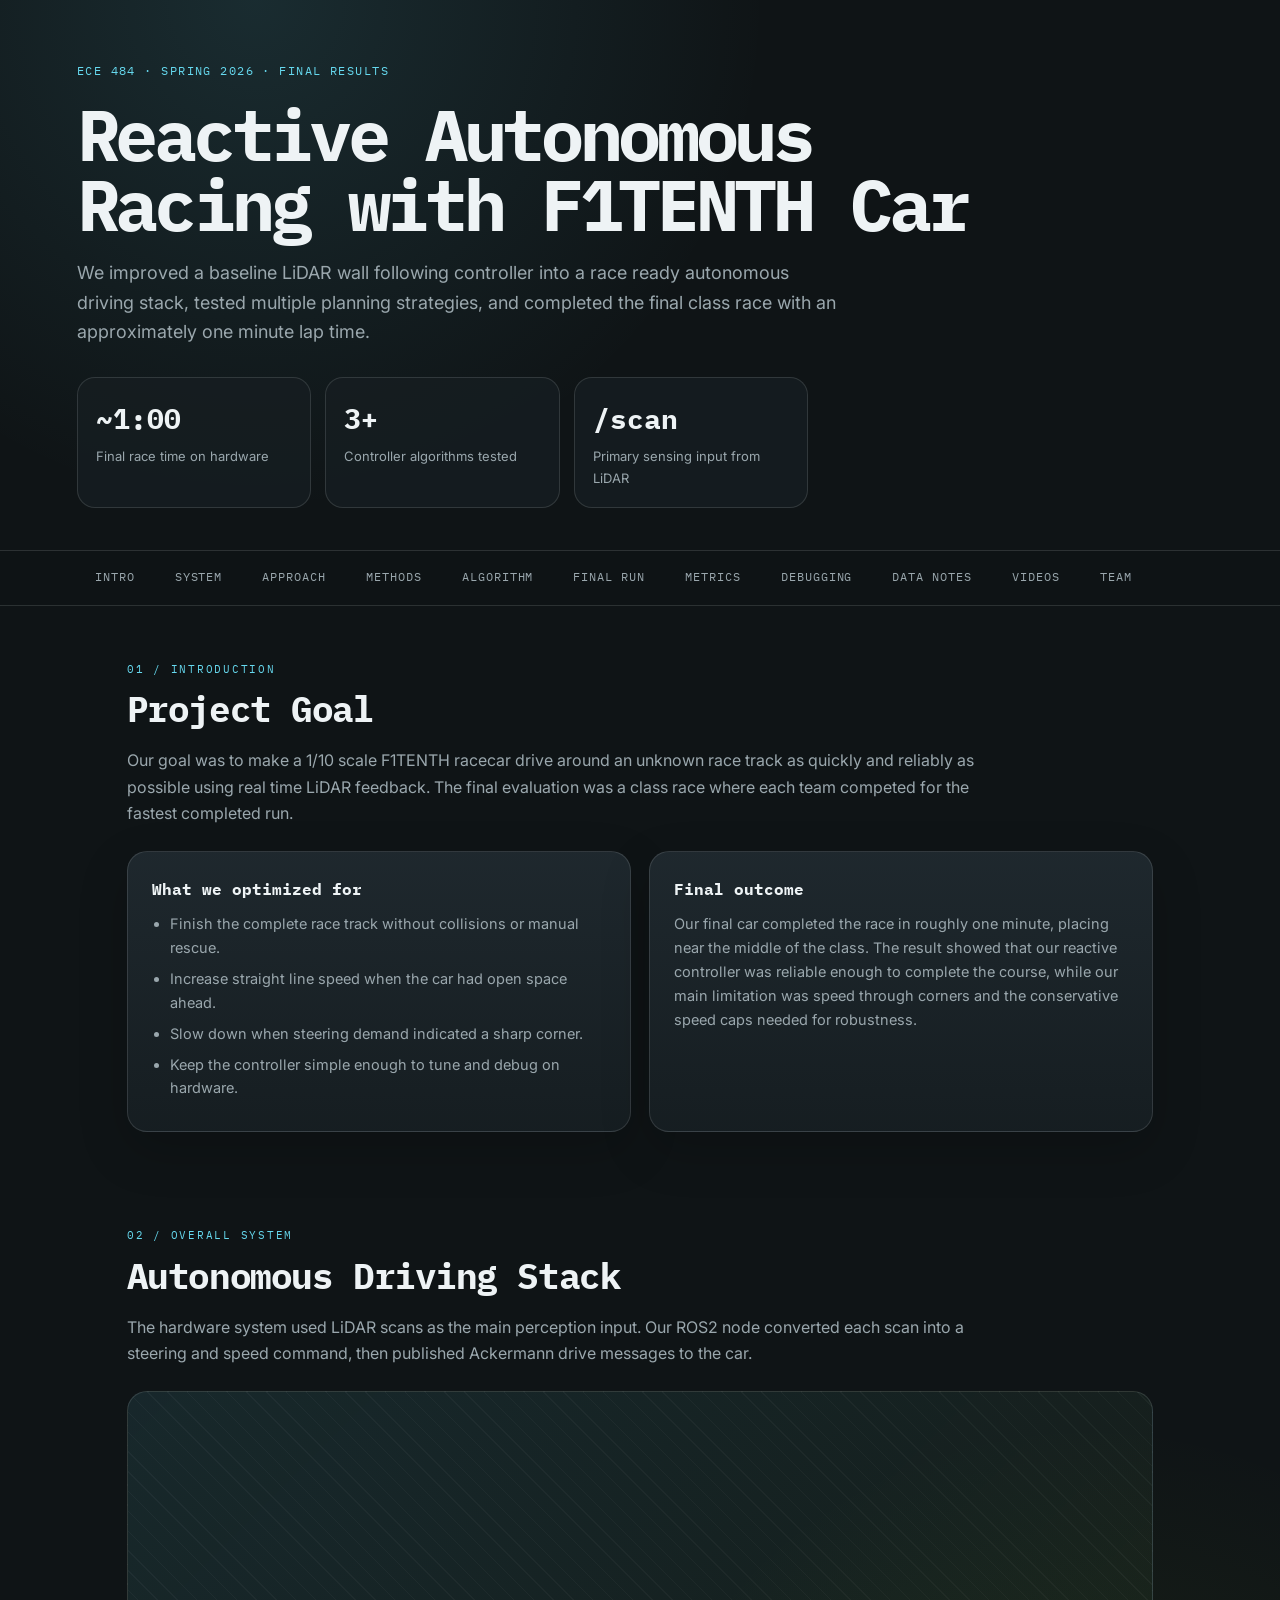
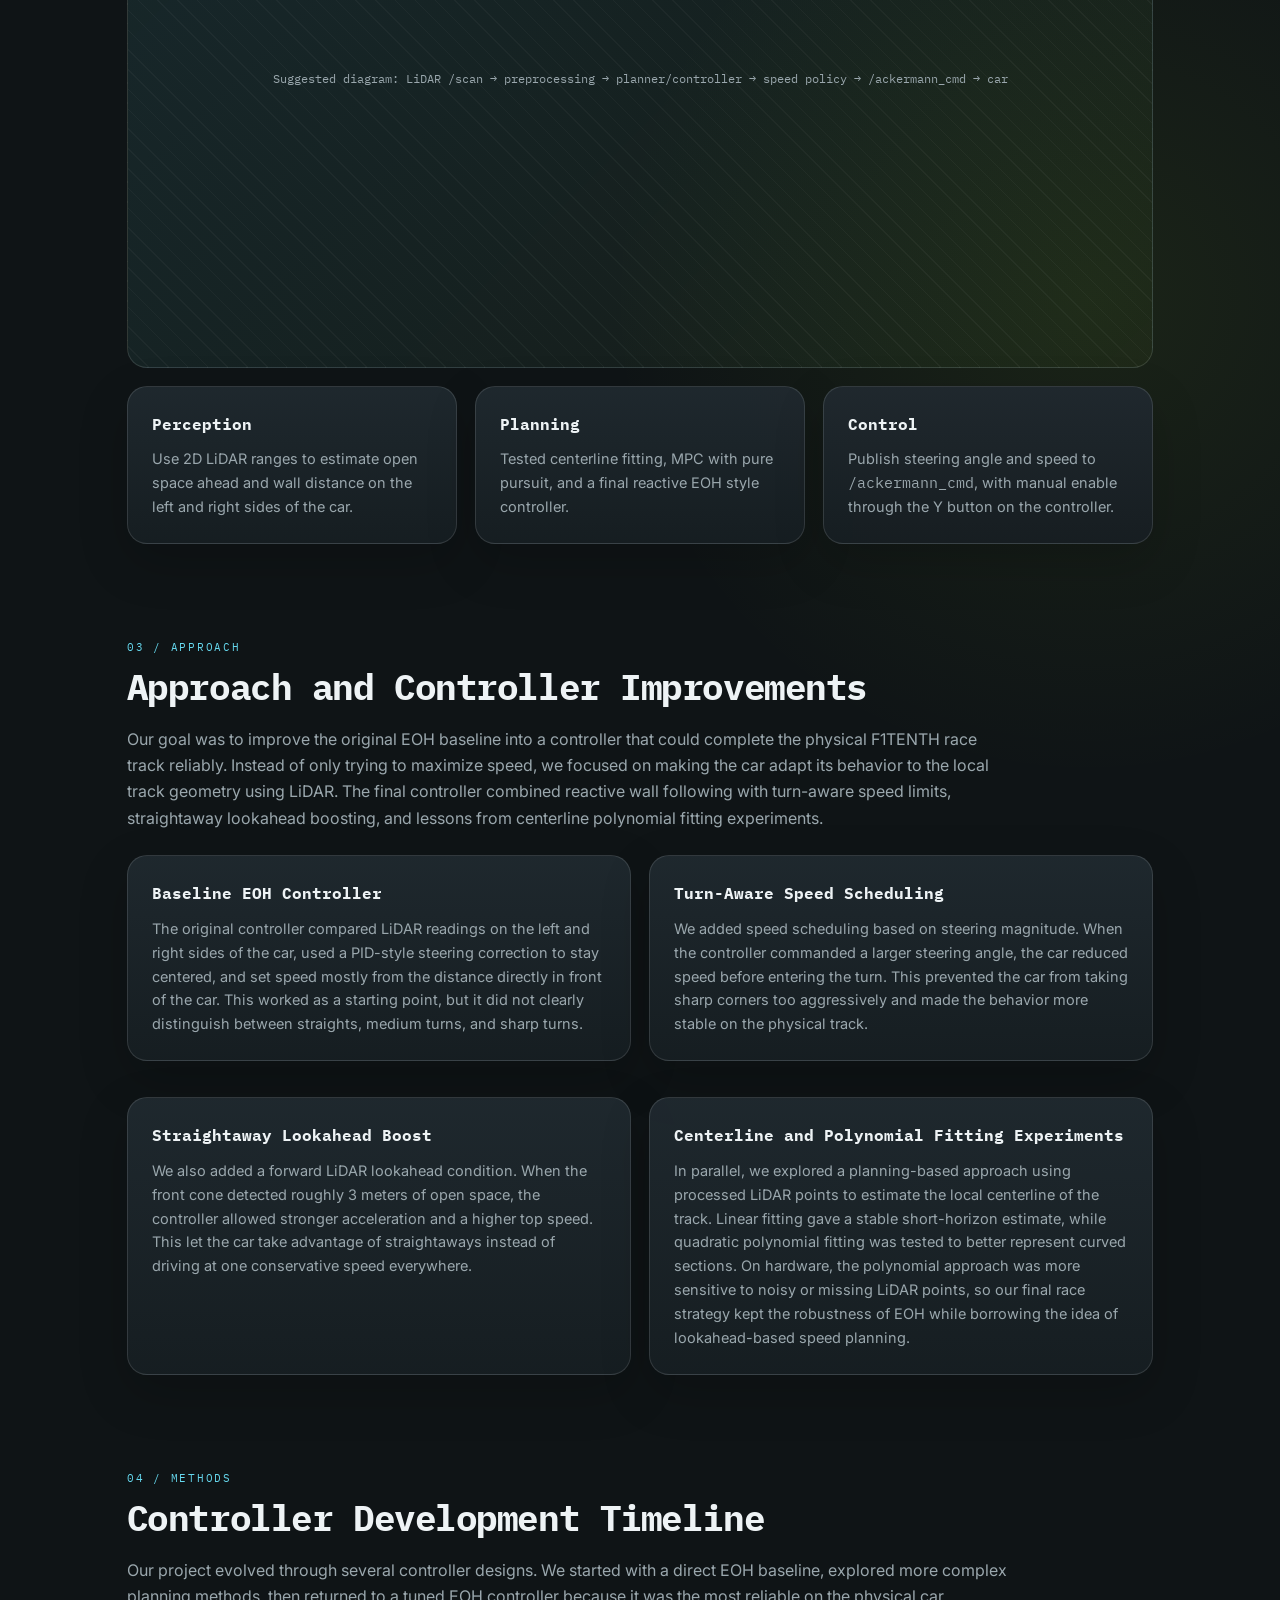
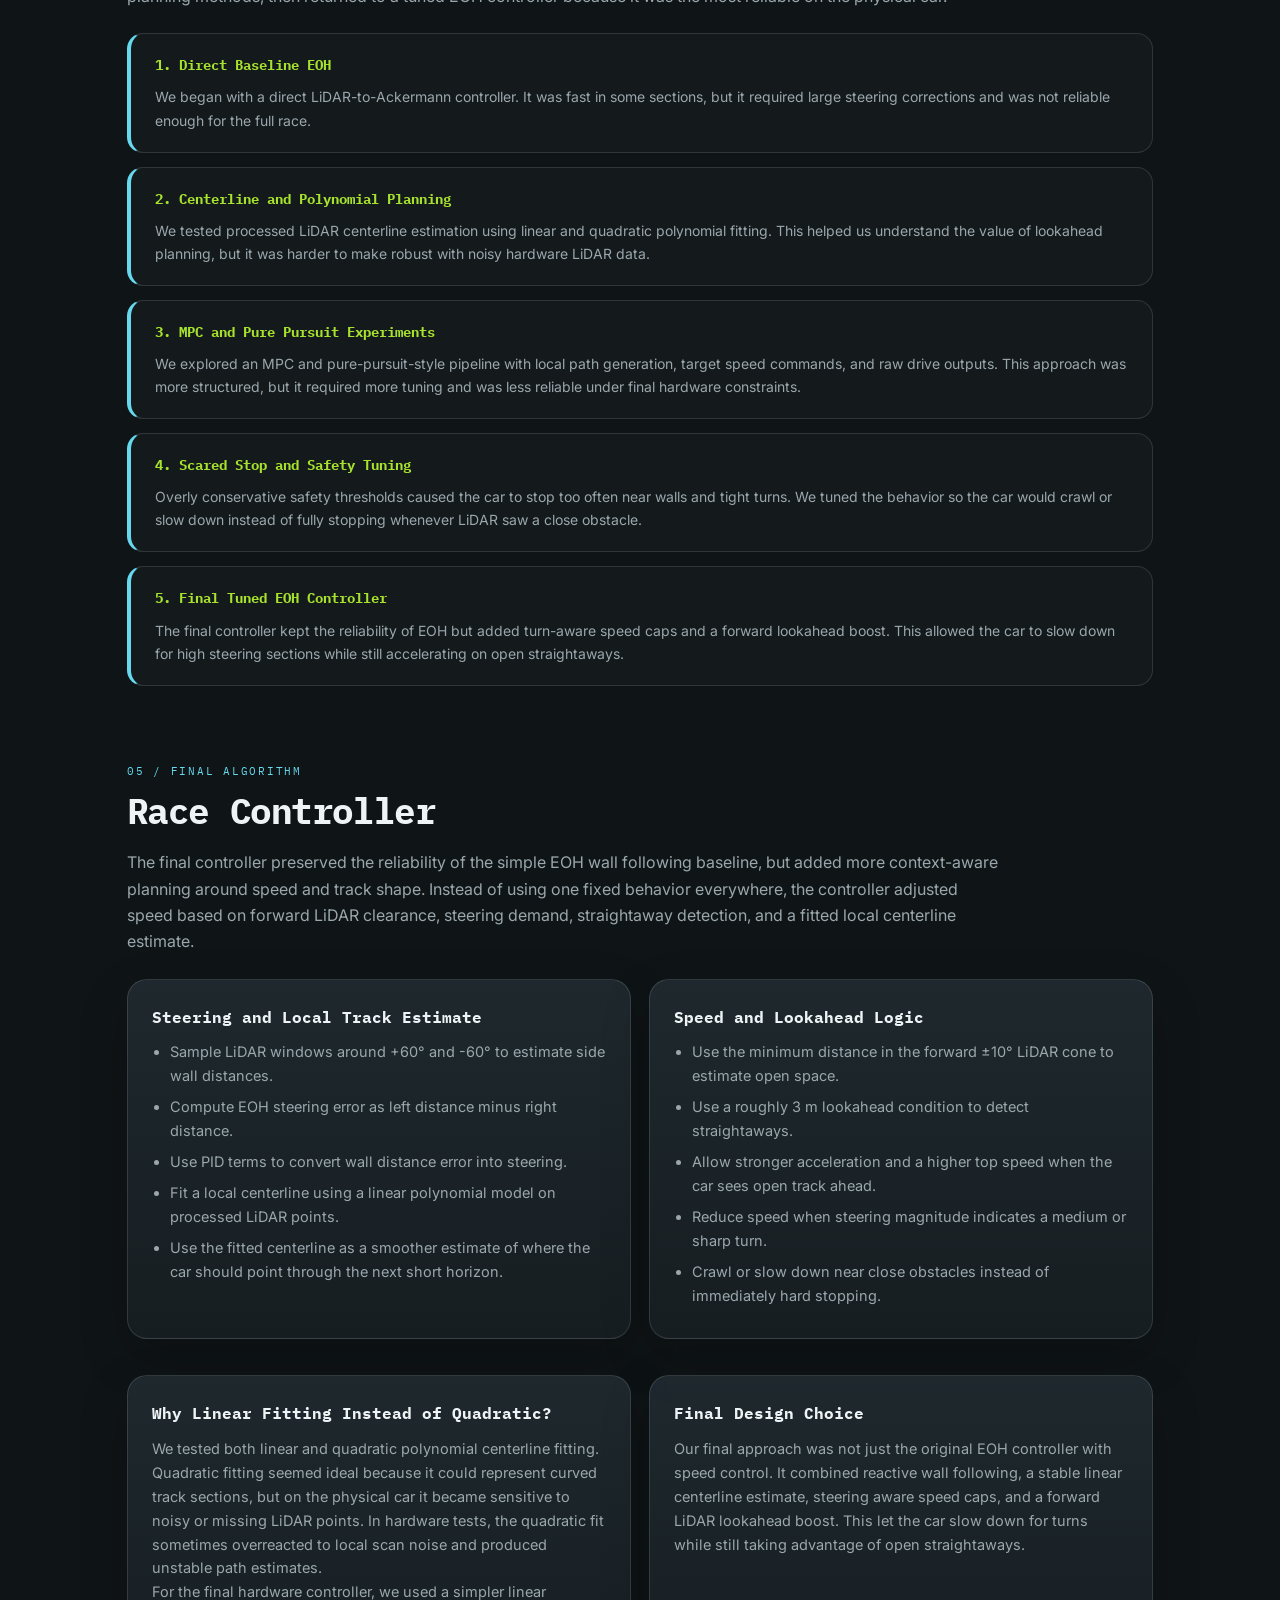
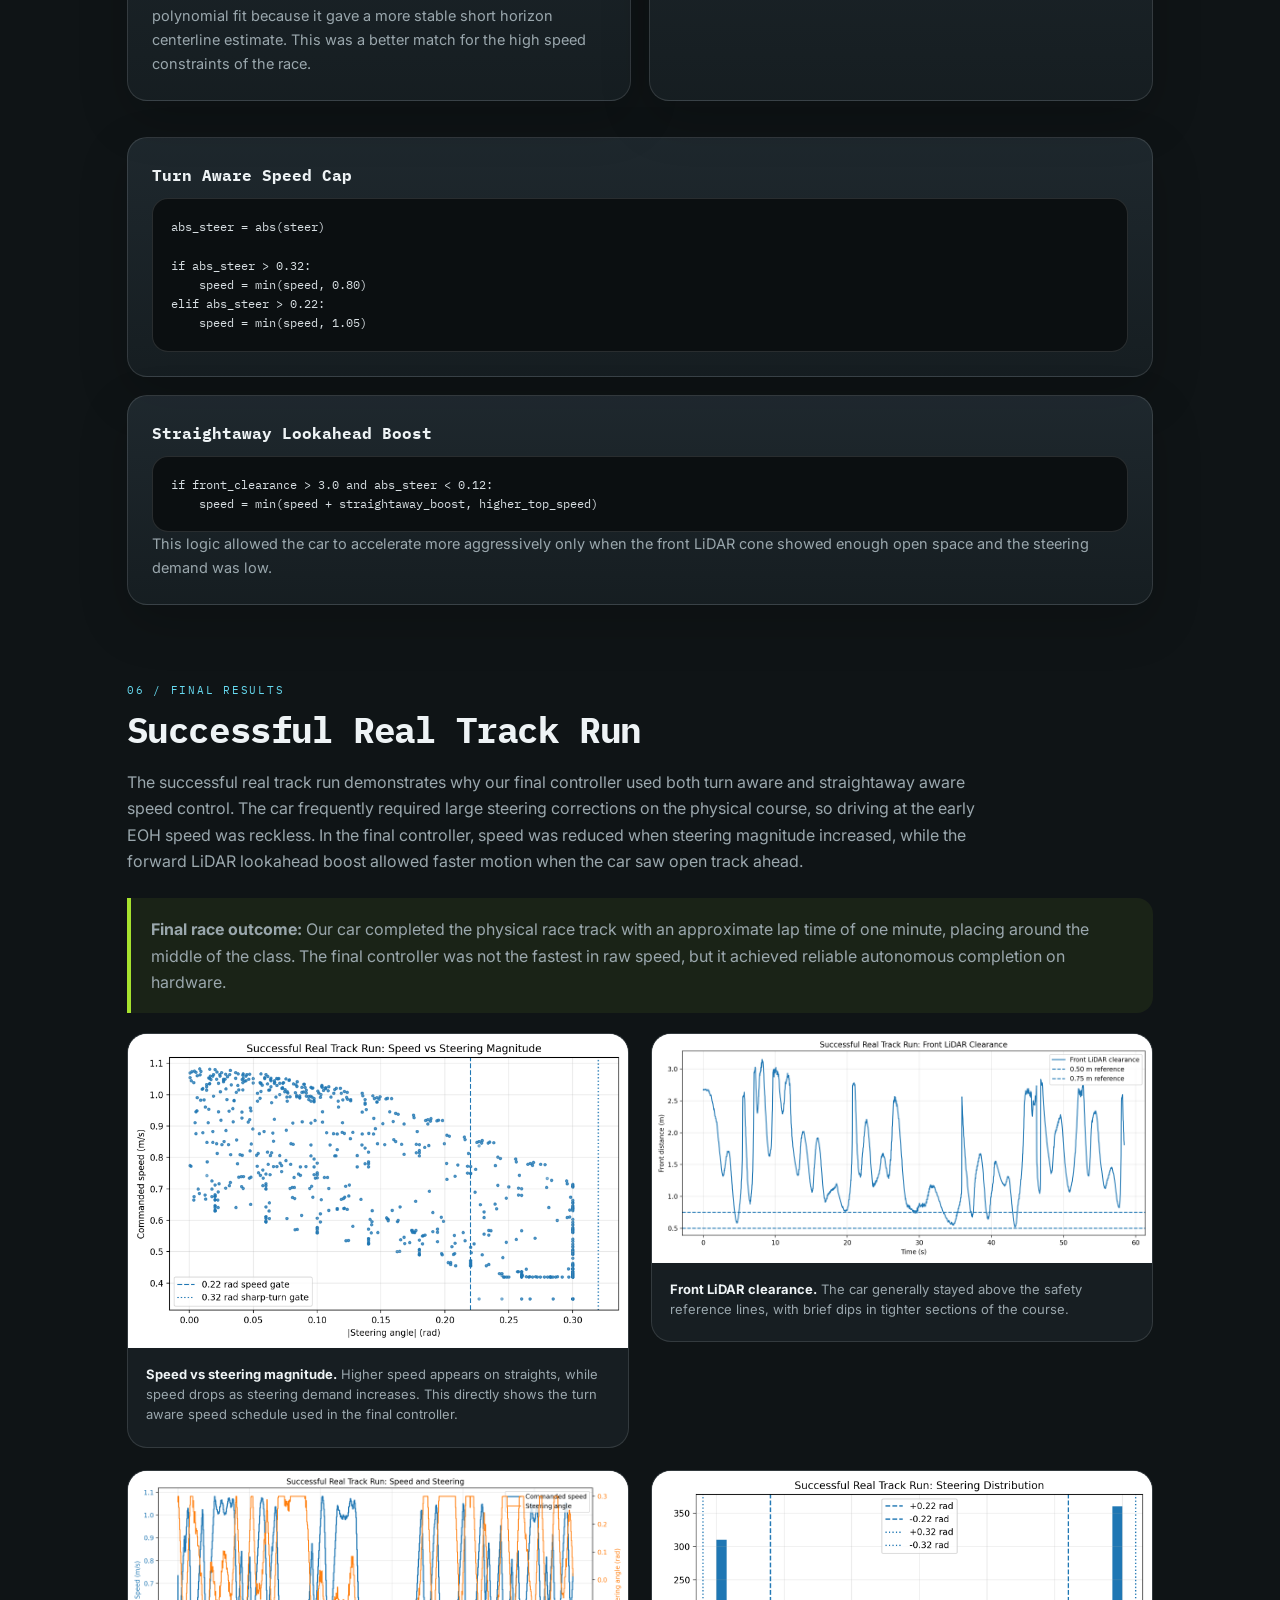
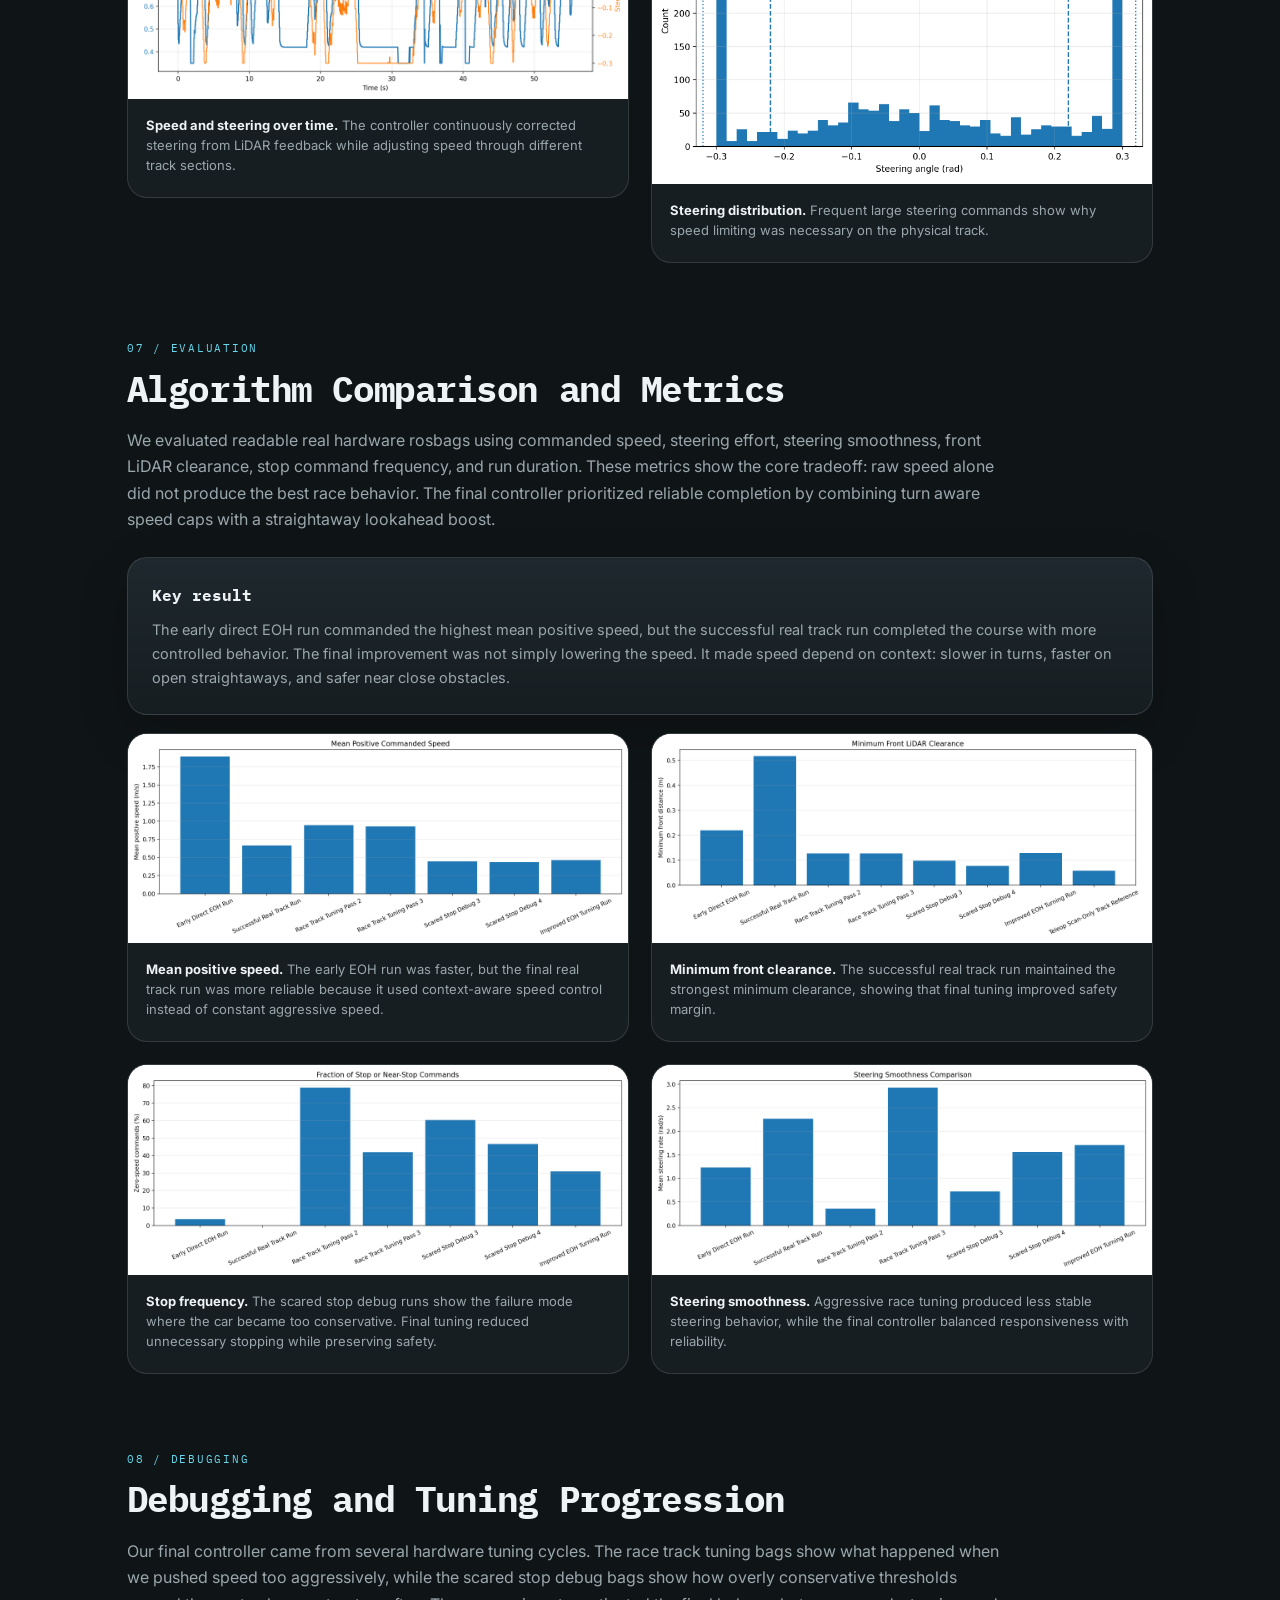
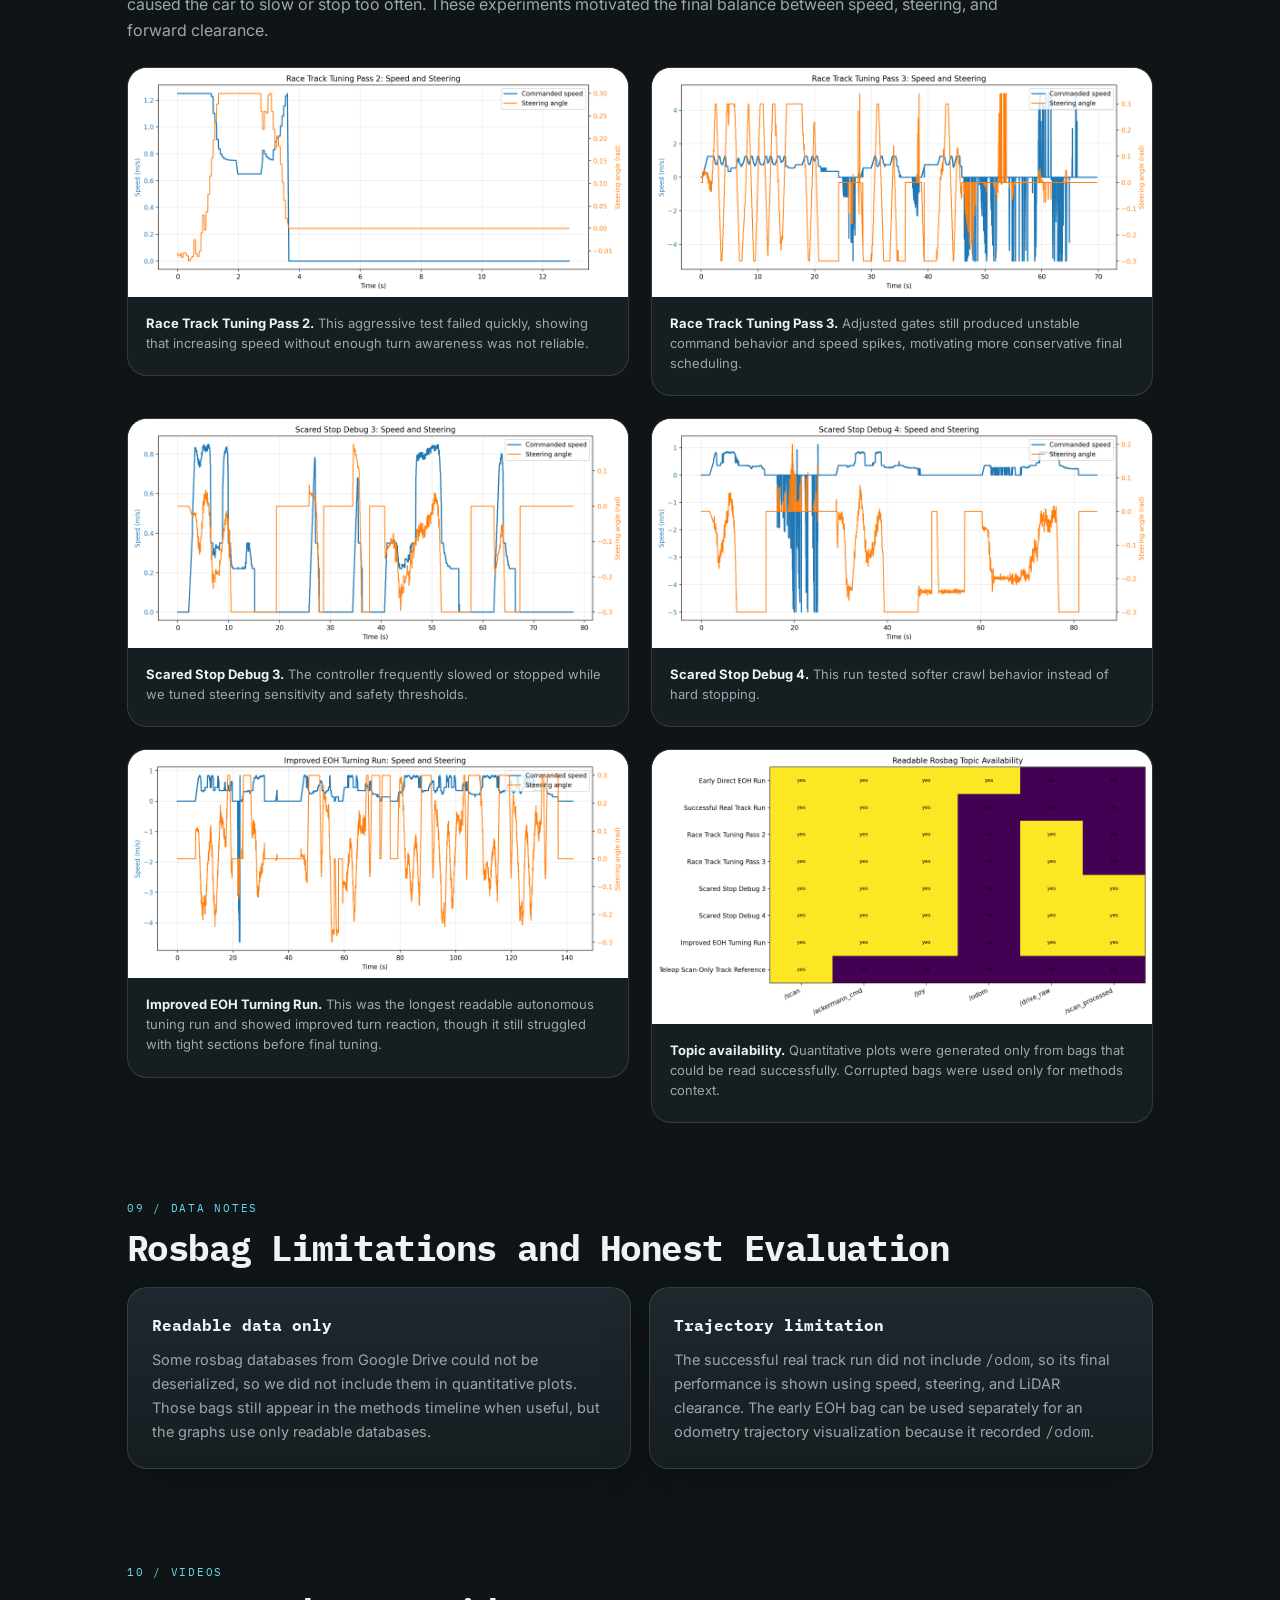
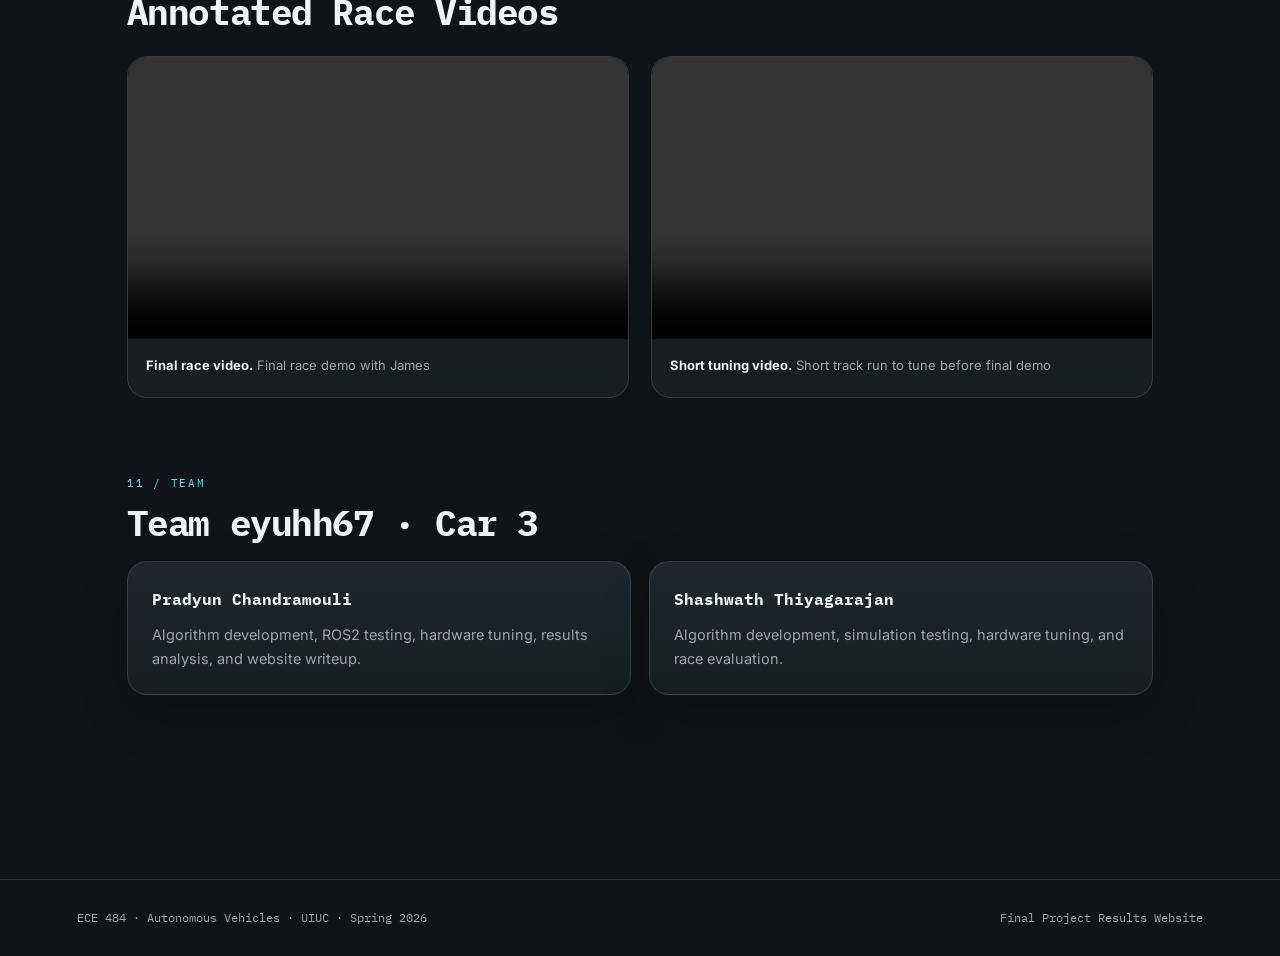
<file: eyuhh67_final_website.html>
<!DOCTYPE html>
<html lang="en">
<head>
  <meta charset="UTF-8" />
  <meta name="viewport" content="width=device-width, initial-scale=1.0" />
  <title>ECE 484 Final Project — F1TENTH Race Results</title>
  <link href="https://fonts.googleapis.com/css2?family=IBM+Plex+Mono:wght@400;600;700&family=Inter:wght@300;400;600;700&display=swap" rel="stylesheet" />
  <style>
    :root {
      --bg: #0f1416;
      --surface: #171e22;
      --surface-2: #20292f;
      --text: #eef3f5;
      --muted: #9aa7ad;
      --accent: #66d9ef;
      --accent-2: #a6e22e;
      --warning: #f4bf75;
      --danger: #f92672;
      --border: rgba(238, 243, 245, 0.13);
      --mono: 'IBM Plex Mono', monospace;
      --sans: 'Inter', system-ui, sans-serif;
    }

    * { box-sizing: border-box; margin: 0; padding: 0; }
    html { scroll-behavior: smooth; }

    body {
      background:
        radial-gradient(circle at 20% 0%, rgba(102, 217, 239, 0.12), transparent 32rem),
        radial-gradient(circle at 85% 18%, rgba(166, 226, 46, 0.08), transparent 30rem),
        var(--bg);
      color: var(--text);
      font-family: var(--sans);
      line-height: 1.65;
    }

    header {
      padding: 56px 6vw 42px;
      border-bottom: 1px solid var(--border);
      position: relative;
      overflow: hidden;
    }

    .tag {
      display: inline-flex;
      gap: 8px;
      align-items: center;
      font-family: var(--mono);
      font-size: 12px;
      letter-spacing: 0.12em;
      text-transform: uppercase;
      color: var(--accent);
      margin-bottom: 18px;
    }

    header h1 {
      max-width: 900px;
      font-family: var(--mono);
      font-size: clamp(34px, 7vw, 72px);
      line-height: 0.98;
      letter-spacing: -0.06em;
      margin-bottom: 18px;
    }

    header p {
      max-width: 760px;
      color: var(--muted);
      font-size: 18px;
    }

    .hero-grid {
      display: grid;
      grid-template-columns: repeat(4, minmax(0, 1fr));
      gap: 14px;
      max-width: 980px;
      margin-top: 30px;
    }

    .stat {
      background: rgba(23, 30, 34, 0.82);
      border: 1px solid var(--border);
      border-radius: 18px;
      padding: 18px;
      min-height: 118px;
    }

    .stat .num {
      font-family: var(--mono);
      font-size: 28px;
      font-weight: 700;
      color: var(--text);
      margin-bottom: 4px;
    }

    .stat .label {
      color: var(--muted);
      font-size: 13px;
    }

    nav {
      position: sticky;
      top: 0;
      z-index: 10;
      display: flex;
      gap: 4px;
      overflow-x: auto;
      background: rgba(15, 20, 22, 0.92);
      backdrop-filter: blur(16px);
      border-bottom: 1px solid var(--border);
      padding: 0 6vw;
    }

    nav a {
      color: var(--muted);
      text-decoration: none;
      font-family: var(--mono);
      font-size: 12px;
      letter-spacing: 0.08em;
      text-transform: uppercase;
      padding: 16px 18px;
      border-bottom: 2px solid transparent;
      white-space: nowrap;
    }

    nav a:hover { color: var(--accent); border-bottom-color: var(--accent); }

    main { max-width: 1180px; margin: 0 auto; padding: 54px 6vw 90px; }
    section { margin-bottom: 76px; scroll-margin-top: 72px; }

    .section-label {
      font-family: var(--mono);
      font-size: 11px;
      color: var(--accent);
      text-transform: uppercase;
      letter-spacing: 0.16em;
      margin-bottom: 10px;
    }

    h2 {
      font-family: var(--mono);
      font-size: clamp(24px, 3vw, 36px);
      line-height: 1.15;
      letter-spacing: -0.04em;
      margin-bottom: 18px;
    }

    .lead, section > p {
      color: var(--muted);
      max-width: 880px;
      font-size: 16px;
      margin-bottom: 24px;
    }

    .grid { display: grid; grid-template-columns: repeat(12, 1fr); gap: 18px; }

    .card {
      background: linear-gradient(180deg, rgba(32, 41, 47, 0.95), rgba(23, 30, 34, 0.95));
      border: 1px solid var(--border);
      border-radius: 20px;
      padding: 24px;
      box-shadow: 0 18px 50px rgba(0,0,0,0.18);
      margin-bottom: 18px;
    }

    .span-4 { grid-column: span 4; }
    .span-5 { grid-column: span 5; }
    .span-6 { grid-column: span 6; }
    .span-7 { grid-column: span 7; }
    .span-8 { grid-column: span 8; }
    .span-12 { grid-column: span 12; }

    .card h3 {
      font-family: var(--mono);
      color: var(--text);
      font-size: 16px;
      margin-bottom: 10px;
    }

    .card p, .card li { color: var(--muted); font-size: 14.5px; }
    ul { padding-left: 18px; }
    li { margin-bottom: 7px; }

    .pill-row { display: flex; flex-wrap: wrap; gap: 8px; margin-top: 12px; }
    .pill {
      border: 1px solid rgba(102,217,239,0.24);
      color: var(--accent);
      border-radius: 999px;
      padding: 6px 10px;
      font-family: var(--mono);
      font-size: 11px;
    }

    .timeline { display: grid; gap: 14px; margin-top: 20px; }
    .timeline-item {
      background: rgba(255,255,255,0.025);
      border: 1px solid var(--border);
      border-left: 4px solid var(--accent);
      border-radius: 16px;
      padding: 20px 24px;
    }
    .timeline-item h3 {
      font-family: var(--mono);
      color: var(--accent-2);
      font-size: 14px;
      margin-bottom: 8px;
    }
    .timeline-item p { color: var(--muted); font-size: 14px; margin-bottom: 0; }

    .media-grid {
      display: grid;
      grid-template-columns: repeat(2, minmax(0, 1fr));
      gap: 22px;
      align-items: start;
    }
    .media-item {
      border: 1px solid var(--border);
      border-radius: 20px;
      overflow: hidden;
      background: var(--surface);
      display: flex;
      flex-direction: column;
      min-height: 0;
    }

    video, img { width: 100%; display: block; }
    video { aspect-ratio: 16/9; background: #000; }
    img { object-fit: contain; background: #fff; }

    .media-item img {
      max-height: 360px;
      object-fit: contain;
      background: #fff;
      border-bottom: 1px solid var(--border);
    }

    .caption, .media-caption {
      padding: 16px 18px 22px;
      color: var(--muted);
      font-size: 13px;
      line-height: 1.55;
      overflow: visible;
    }
    .caption strong, .media-caption strong { color: var(--text); }

    .placeholder {
      aspect-ratio: 16 / 9;
      display: grid;
      place-items: center;
      background:
        linear-gradient(135deg, rgba(102,217,239,0.10), rgba(166,226,46,0.04)),
        repeating-linear-gradient(45deg, rgba(255,255,255,0.035), rgba(255,255,255,0.035) 1px, transparent 1px, transparent 14px);
      color: var(--muted);
      font-family: var(--mono);
      font-size: 12px;
      text-align: center;
      padding: 22px;
      border-radius: 20px;
      border: 1px solid var(--border);
    }

    .metric-table {
      width: 100%;
      border-collapse: collapse;
      overflow: hidden;
      border-radius: 16px;
    }
    .metric-table th, .metric-table td {
      padding: 14px 16px;
      border-bottom: 1px solid var(--border);
      text-align: left;
      font-size: 14px;
      vertical-align: top;
    }
    .metric-table th {
      color: var(--accent);
      font-family: var(--mono);
      font-size: 12px;
      text-transform: uppercase;
      letter-spacing: 0.08em;
    }
    .metric-table td { color: var(--muted); }
    .metric-table tr:last-child td { border-bottom: none; }

    .callout {
      border-left: 4px solid var(--accent-2);
      padding: 18px 20px;
      background: rgba(166,226,46,0.07);
      border-radius: 0 16px 16px 0;
      color: var(--muted);
      margin: 20px 0;
    }

    code, pre { font-family: var(--mono); }
    pre {
      overflow-x: auto;
      background: #0b0f11;
      border: 1px solid var(--border);
      border-radius: 16px;
      padding: 18px;
      color: #d7dee2;
      font-size: 12px;
      line-height: 1.6;
    }

    footer {
      border-top: 1px solid var(--border);
      padding: 28px 6vw;
      color: var(--muted);
      font-family: var(--mono);
      font-size: 12px;
      display: flex;
      justify-content: space-between;
      flex-wrap: wrap;
      gap: 10px;
    }

    @media (max-width: 820px) {
      .hero-grid, .media-grid { grid-template-columns: 1fr; }
      .grid { grid-template-columns: 1fr; }
      .span-4, .span-5, .span-6, .span-7, .span-8, .span-12 { grid-column: auto; }
    }
  </style>
</head>
<body>
  <header>
    <div class="tag">ECE 484 · Spring 2026 · Final Results</div>
    <h1>Reactive Autonomous Racing with F1TENTH Car</h1>
    <p>
      We improved a baseline LiDAR wall following controller into a race ready autonomous driving stack,
      tested multiple planning strategies, and completed the final class race with an approximately one minute lap time.
    </p>

    <div class="hero-grid">
      <div class="stat"><div class="num">~1:00</div><div class="label">Final race time on hardware</div></div>
      <div class="stat"><div class="num">3+</div><div class="label">Controller algorithms tested</div></div>
      <div class="stat"><div class="num">/scan</div><div class="label">Primary sensing input from LiDAR</div></div>
    </div>
  </header>

  <nav>
    <a href="#intro">Intro</a>
    <a href="#system">System</a>
    <a href="#approach">Approach</a>
    <a href="#methods">Methods</a>
    <a href="#final">Algorithm</a>
    <a href="#final-results">Final Run</a>
    <a href="#comparison">Metrics</a>
    <a href="#debugging">Debugging</a>
    <a href="#data-notes">Data Notes</a>
    <a href="#media">Videos</a>
    <a href="#team">Team</a>
  </nav>

  <main>
    <section id="intro">
      <div class="section-label">01 / Introduction</div>
      <h2>Project Goal</h2>
      <p class="lead">
        Our goal was to make a 1/10 scale F1TENTH racecar drive around an unknown race track as quickly and reliably as possible using real time LiDAR feedback. The final evaluation was a class race where each team competed for the fastest completed run.
      </p>

      <div class="grid">
        <div class="card span-6">
          <h3>What we optimized for</h3>
          <ul>
            <li>Finish the complete race track without collisions or manual rescue.</li>
            <li>Increase straight line speed when the car had open space ahead.</li>
            <li>Slow down when steering demand indicated a sharp corner.</li>
            <li>Keep the controller simple enough to tune and debug on hardware.</li>
          </ul>
        </div>
        <div class="card span-6">
          <h3>Final outcome</h3>
          <p>
            Our final car completed the race in roughly one minute, placing near the middle of the class. The result showed that our reactive controller was reliable enough to complete the course, while our main limitation was speed through corners and the conservative speed caps needed for robustness.
          </p>
        </div>
      </div>
    </section>

    <section id="system">
      <div class="section-label">02 / Overall System</div>
      <h2>Autonomous Driving Stack</h2>
      <p class="lead">
        The hardware system used LiDAR scans as the main perception input. Our ROS2 node converted each scan into a steering and speed command, then published Ackermann drive messages to the car.
      </p>

      <div class="placeholder">
        Suggested diagram: LiDAR /scan → preprocessing → planner/controller → speed policy → /ackermann_cmd → car
      </div>

      <div class="grid" style="margin-top:18px;">
        <div class="card span-4"><h3>Perception</h3><p>Use 2D LiDAR ranges to estimate open space ahead and wall distance on the left and right sides of the car.</p></div>
        <div class="card span-4"><h3>Planning</h3><p>Tested centerline fitting, MPC with pure pursuit, and a final reactive EOH style controller.</p></div>
        <div class="card span-4"><h3>Control</h3><p>Publish steering angle and speed to <code>/ackermann_cmd</code>, with manual enable through the Y button on the controller.</p></div>
      </div>
    </section>

    <section id="approach">
      <div class="section-label">03 / Approach</div>
      <h2>Approach and Controller Improvements</h2>
      <p>
        Our goal was to improve the original EOH baseline into a controller that could complete the physical F1TENTH race track reliably. Instead of only trying to maximize speed, we focused on making the car adapt its behavior to the local track geometry using LiDAR. The final controller combined reactive wall following with turn-aware speed limits, straightaway lookahead boosting, and lessons from centerline polynomial fitting experiments.
      </p>

      <div class="grid">
        <div class="card span-6">
          <h3>Baseline EOH Controller</h3>
          <p>
            The original controller compared LiDAR readings on the left and right sides of the car, used a PID-style steering correction to stay centered, and set speed mostly from the distance directly in front of the car. This worked as a starting point, but it did not clearly distinguish between straights, medium turns, and sharp turns.
          </p>
        </div>
        <div class="card span-6">
          <h3>Turn-Aware Speed Scheduling</h3>
          <p>
            We added speed scheduling based on steering magnitude. When the controller commanded a larger steering angle, the car reduced speed before entering the turn. This prevented the car from taking sharp corners too aggressively and made the behavior more stable on the physical track.
          </p>
        </div>
        <div class="card span-6">
          <h3>Straightaway Lookahead Boost</h3>
          <p>
            We also added a forward LiDAR lookahead condition. When the front cone detected roughly 3 meters of open space, the controller allowed stronger acceleration and a higher top speed. This let the car take advantage of straightaways instead of driving at one conservative speed everywhere.
          </p>
        </div>
        <div class="card span-6">
          <h3>Centerline and Polynomial Fitting Experiments</h3>
          <p>
            In parallel, we explored a planning-based approach using processed LiDAR points to estimate the local centerline of the track. Linear fitting gave a stable short-horizon estimate, while quadratic polynomial fitting was tested to better represent curved sections. On hardware, the polynomial approach was more sensitive to noisy or missing LiDAR points, so our final race strategy kept the robustness of EOH while borrowing the idea of lookahead-based speed planning.
          </p>
        </div>
      </div>
    </section>

    <section id="methods">
      <div class="section-label">04 / Methods</div>
      <h2>Controller Development Timeline</h2>
      <p>
        Our project evolved through several controller designs. We started with a direct EOH baseline, explored more complex planning methods, then returned to a tuned EOH controller because it was the most reliable on the physical car.
      </p>

      <div class="timeline">
        <div class="timeline-item"><h3>1. Direct Baseline EOH</h3><p>We began with a direct LiDAR-to-Ackermann controller. It was fast in some sections, but it required large steering corrections and was not reliable enough for the full race.</p></div>
        <div class="timeline-item"><h3>2. Centerline and Polynomial Planning</h3><p>We tested processed LiDAR centerline estimation using linear and quadratic polynomial fitting. This helped us understand the value of lookahead planning, but it was harder to make robust with noisy hardware LiDAR data.</p></div>
        <div class="timeline-item"><h3>3. MPC and Pure Pursuit Experiments</h3><p>We explored an MPC and pure-pursuit-style pipeline with local path generation, target speed commands, and raw drive outputs. This approach was more structured, but it required more tuning and was less reliable under final hardware constraints.</p></div>
        <div class="timeline-item"><h3>4. Scared Stop and Safety Tuning</h3><p>Overly conservative safety thresholds caused the car to stop too often near walls and tight turns. We tuned the behavior so the car would crawl or slow down instead of fully stopping whenever LiDAR saw a close obstacle.</p></div>
        <div class="timeline-item"><h3>5. Final Tuned EOH Controller</h3><p>The final controller kept the reliability of EOH but added turn-aware speed caps and a forward lookahead boost. This allowed the car to slow down for high steering sections while still accelerating on open straightaways.</p></div>
      </div>
    </section>

    <section id="final">
  <div class="section-label">05 / Final Algorithm</div>
  <h2>Race Controller</h2>

  <p class="lead">
    The final controller preserved the reliability of the simple EOH wall following baseline, but added more context-aware planning around speed and track shape. Instead of using one fixed behavior everywhere, the controller adjusted speed based on forward LiDAR clearance, steering demand, straightaway detection, and a fitted local centerline estimate.
  </p>

  <div class="grid">
    <div class="card span-6">
      <h3>Steering and Local Track Estimate</h3>
      <ul>
        <li>Sample LiDAR windows around +60° and -60° to estimate side wall distances.</li>
        <li>Compute EOH steering error as left distance minus right distance.</li>
        <li>Use PID terms to convert wall distance error into steering.</li>
        <li>Fit a local centerline using a linear polynomial model on processed LiDAR points.</li>
        <li>Use the fitted centerline as a smoother estimate of where the car should point through the next short horizon.</li>
      </ul>
    </div>

    <div class="card span-6">
      <h3>Speed and Lookahead Logic</h3>
      <ul>
        <li>Use the minimum distance in the forward ±10° LiDAR cone to estimate open space.</li>
        <li>Use a roughly 3 m lookahead condition to detect straightaways.</li>
        <li>Allow stronger acceleration and a higher top speed when the car sees open track ahead.</li>
        <li>Reduce speed when steering magnitude indicates a medium or sharp turn.</li>
        <li>Crawl or slow down near close obstacles instead of immediately hard stopping.</li>
      </ul>
    </div>
  </div>

  <div class="grid" style="margin-top:18px;">
    <div class="card span-6">
      <h3>Why Linear Fitting Instead of Quadratic?</h3>
      <p>
        We tested both linear and quadratic polynomial centerline fitting. Quadratic fitting seemed ideal because it could represent curved track sections, but on the physical car it became sensitive to noisy or missing LiDAR points. In hardware tests, the quadratic fit sometimes overreacted to local scan noise and produced unstable path estimates.
      </p>
      <p>
        For the final hardware controller, we used a simpler linear polynomial fit because it gave a more stable short horizon centerline estimate. This was a better match for the high speed constraints of the race.
      </p>
    </div>

    <div class="card span-6">
      <h3>Final Design Choice</h3>
      <p>
        Our final approach was not just the original EOH controller with speed control. It combined reactive wall following, a stable linear centerline estimate, steering aware speed caps, and a forward LiDAR lookahead boost. This let the car slow down for turns while still taking advantage of open straightaways.
      </p>
    </div>
  </div>

  <div class="card span-12" style="margin-top:18px;">
    <h3>Turn Aware Speed Cap</h3>
<pre><code>abs_steer = abs(steer)

if abs_steer &gt; 0.32:
    speed = min(speed, 0.80)
elif abs_steer &gt; 0.22:
    speed = min(speed, 1.05)</code></pre>
  </div>

  <div class="card span-12" style="margin-top:18px;">
    <h3>Straightaway Lookahead Boost</h3>
<pre><code>if front_clearance &gt; 3.0 and abs_steer &lt; 0.12:
    speed = min(speed + straightaway_boost, higher_top_speed)</code></pre>
    <p>
      This logic allowed the car to accelerate more aggressively only when the front LiDAR cone showed enough open space and the steering demand was low.
    </p>
  </div>
</section>

    <section id="final-results">
      <div class="section-label">06 / Final Results</div>
      <h2>Successful Real Track Run</h2>
      <p>
        The successful real track run demonstrates why our final controller used both turn aware and straightaway aware speed control. The car frequently required large steering corrections on the physical course, so driving at the early EOH speed was reckless. In the final controller, speed was reduced when steering magnitude increased, while the forward LiDAR lookahead boost allowed faster motion when the car saw open track ahead.
      </p>

      <div class="callout">
        <strong>Final race outcome:</strong> Our car completed the physical race track with an approximate lap time of one minute, placing around the middle of the class. The final controller was not the fastest in raw speed, but it achieved reliable autonomous completion on hardware.
      </div>

      <div class="media-grid">
        <div class="media-item">
          <img src="assets/results/real_track_1_speed_vs_abs_steering.png" alt="Speed versus steering magnitude" />
          <div class="caption"><strong>Speed vs steering magnitude.</strong> Higher speed appears on straights, while speed drops as steering demand increases. This directly shows the turn aware speed schedule used in the final controller.</div>
        </div>
        <div class="media-item">
          <img src="assets/results/real_track_1_front_distance.png" alt="Front LiDAR clearance" />
          <div class="caption"><strong>Front LiDAR clearance.</strong> The car generally stayed above the safety reference lines, with brief dips in tighter sections of the course.</div>
        </div>
        <div class="media-item">
          <img src="assets/results/real_track_1_speed_steering.png" alt="Speed and steering over time" />
          <div class="caption"><strong>Speed and steering over time.</strong> The controller continuously corrected steering from LiDAR feedback while adjusting speed through different track sections.</div>
        </div>
        <div class="media-item">
          <img src="assets/results/real_track_1_steering_histogram.png" alt="Steering distribution" />
          <div class="caption"><strong>Steering distribution.</strong> Frequent large steering commands show why speed limiting was necessary on the physical track.</div>
        </div>
      </div>
    </section>

    <section id="comparison">
      <div class="section-label">07 / Evaluation</div>
      <h2>Algorithm Comparison and Metrics</h2>
      <p>
        We evaluated readable real hardware rosbags using commanded speed, steering effort, steering smoothness, front LiDAR clearance, stop command frequency, and run duration. These metrics show the core tradeoff: raw speed alone did not produce the best race behavior. The final controller prioritized reliable completion by combining turn aware speed caps with a straightaway lookahead boost.
      </p>

      <div class="card">
        <h3>Key result</h3>
        <p>
          The early direct EOH run commanded the highest mean positive speed, but the successful real track run completed the course with more controlled behavior. The final improvement was not simply lowering the speed. It made speed depend on context: slower in turns, faster on open straightaways, and safer near close obstacles.
        </p>
      </div>

      <div class="media-grid">
        <div class="media-item"><img src="assets/results/comparison_mean_positive_speed.png" alt="Mean positive commanded speed comparison" /><div class="caption"><strong>Mean positive speed.</strong> The early EOH run was faster, but the final real track run was more reliable because it used context-aware speed control instead of constant aggressive speed.</div></div>
        <div class="media-item"><img src="assets/results/comparison_min_front_distance.png" alt="Minimum front LiDAR clearance comparison" /><div class="caption"><strong>Minimum front clearance.</strong> The successful real track run maintained the strongest minimum clearance, showing that final tuning improved safety margin.</div></div>
        <div class="media-item"><img src="assets/results/comparison_zero_speed_fraction.png" alt="Stop command frequency comparison" /><div class="caption"><strong>Stop frequency.</strong> The scared stop debug runs show the failure mode where the car became too conservative. Final tuning reduced unnecessary stopping while preserving safety.</div></div>
        <div class="media-item"><img src="assets/results/comparison_steering_smoothness.png" alt="Steering smoothness comparison" /><div class="caption"><strong>Steering smoothness.</strong> Aggressive race tuning produced less stable steering behavior, while the final controller balanced responsiveness with reliability.</div></div>
      </div>
    </section>

    <section id="debugging">
      <div class="section-label">08 / Debugging</div>
      <h2>Debugging and Tuning Progression</h2>
      <p>
        Our final controller came from several hardware tuning cycles. The race track tuning bags show what happened when we pushed speed too aggressively, while the scared stop debug bags show how overly conservative thresholds caused the car to slow or stop too often. These experiments motivated the final balance between speed, steering, and forward clearance.
      </p>

      <div class="media-grid">
        <div class="media-item"><img src="assets/results/rttp2_speed_steering.png" alt="Race Track Tuning Pass 2 speed and steering" /><div class="caption"><strong>Race Track Tuning Pass 2.</strong> This aggressive test failed quickly, showing that increasing speed without enough turn awareness was not reliable.</div></div>
        <div class="media-item"><img src="assets/results/rttp3_speed_steering.png" alt="Race Track Tuning Pass 3 speed and steering" /><div class="caption"><strong>Race Track Tuning Pass 3.</strong> Adjusted gates still produced unstable command behavior and speed spikes, motivating more conservative final scheduling.</div></div>
        <div class="media-item"><img src="assets/results/scared_stop_debug3_speed_steering.png" alt="Scared Stop Debug 3 speed and steering" /><div class="caption"><strong>Scared Stop Debug 3.</strong> The controller frequently slowed or stopped while we tuned steering sensitivity and safety thresholds.</div></div>
        <div class="media-item"><img src="assets/results/scared_stop_debug4_speed_steering.png" alt="Scared Stop Debug 4 speed and steering" /><div class="caption"><strong>Scared Stop Debug 4.</strong> This run tested softer crawl behavior instead of hard stopping.</div></div>
        <div class="media-item"><img src="assets/results/scared_stop_debug5_speed_steering.png" alt="Improved EOH Turning Run speed and steering" /><div class="caption"><strong>Improved EOH Turning Run.</strong> This was the longest readable autonomous tuning run and showed improved turn reaction, though it still struggled with tight sections before final tuning.</div></div>
        <div class="media-item"><img src="assets/results/topic_availability.png" alt="Readable rosbag topic availability" /><div class="caption"><strong>Topic availability.</strong> Quantitative plots were generated only from bags that could be read successfully. Corrupted bags were used only for methods context.</div></div>
      </div>
    </section>

    <section id="data-notes">
      <div class="section-label">09 / Data Notes</div>
      <h2>Rosbag Limitations and Honest Evaluation</h2>
      <div class="grid">
        <div class="card span-6">
          <h3>Readable data only</h3>
          <p>
            Some rosbag databases from Google Drive could not be deserialized, so we did not include them in quantitative plots. Those bags still appear in the methods timeline when useful, but the graphs use only readable databases.
          </p>
        </div>
        <div class="card span-6">
          <h3>Trajectory limitation</h3>
          <p>
            The successful real track run did not include <code>/odom</code>, so its final performance is shown using speed, steering, and LiDAR clearance. The early EOH bag can be used separately for an odometry trajectory visualization because it recorded <code>/odom</code>.
          </p>
        </div>
      </div>
    </section>

    <section id="media">
      <div class="section-label">10 / Videos</div>
      <h2>Annotated Race Videos</h2>
      <p class="lead">
      </p>
      <div class="media-grid">
        <div class="media-item">
          <video src="assets/Final_Race.mov" controls muted playsinline></video>
          <div class="caption"><strong>Final race video.</strong> Final race demo with James</div>
        </div>
        <div class="media-item">
          <video src="assets/Short_Test.MOV" controls muted playsinline></video>
          <div class="caption"><strong>Short tuning video.</strong> Short track run to tune before final demo</div>
        </div>
      </div>
    </section>

    <section id="team">
      <div class="section-label">11 / Team</div>
      <h2>Team eyuhh67 · Car 3</h2>
      <div class="grid">
        <div class="card span-6"><h3>Pradyun Chandramouli</h3><p>Algorithm development, ROS2 testing, hardware tuning, results analysis, and website writeup.</p></div>
        <div class="card span-6"><h3>Shashwath Thiyagarajan</h3><p>Algorithm development, simulation testing, hardware tuning, and race evaluation.</p></div>
      </div>
    </section>
  </main>

  <footer>
    <span>ECE 484 · Autonomous Vehicles · UIUC · Spring 2026</span>
    <span>Final Project Results Website</span>
  </footer>
</body>
</html>
</file>
